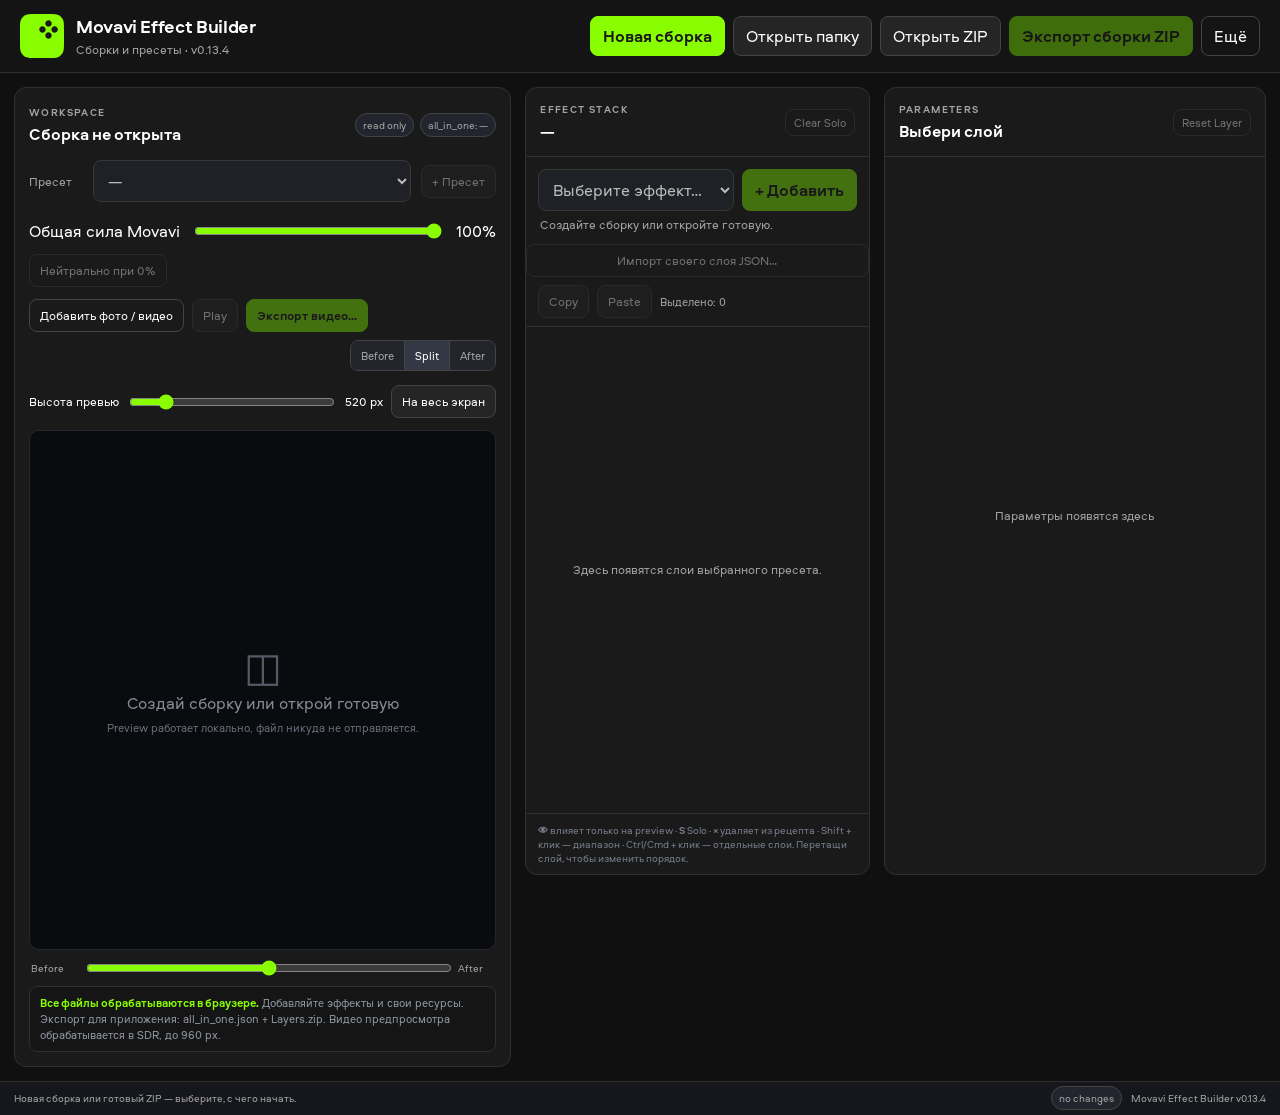
<file: index.html>
<!doctype html>
<html lang="ru">
<head>
  <meta charset="utf-8" />
  <meta name="viewport" content="width=device-width, initial-scale=1" />
  <title>Movavi Effect Builder v0.13.4</title>
  <link rel="stylesheet" href="styles.css" />
  <link rel="icon" type="image/svg+xml" href="assets/brand/movavi-mobile.svg" />
</head>
<body>
  <header class="topbar">
    <div class="brand">
      <div class="brand-mark"><img src="assets/brand/movavi-mobile.svg" width="232" height="232" alt="Movavi Mobile"></div>
      <div>
        <div class="brand-title">Movavi Effect Builder</div>
        <div class="brand-sub">Сборки и пресеты · v0.13.4</div>
      </div>
    </div>
    <div class="toolbar">
      <button id="newCollectionBtn" class="btn primary">Новая сборка</button>
      <button id="openWorkspaceBtn" class="btn">Открыть папку</button>
      <button id="openZipBtn" class="btn">Открыть ZIP</button><input id="openZipInput" type="file" accept=".zip" hidden>
      <button id="exportGroupBtn" class="btn primary" disabled>Экспорт сборки ZIP</button>
      <details class="toolbar-menu"><summary class="btn ghost">Ещё</summary><div class="toolbar-menu-content">
      <button id="openBundledBtn" class="btn ghost">Открыть пример Dreamy ×10</button>
      <label class="btn ghost fallback-file-label" title="Если системный выбор папки не работает">
        Выбрать папку (fallback)
        <input id="fallbackFolderInput" type="file" webkitdirectory multiple hidden />
      </label>
      <button id="saveBtn" class="btn" disabled>Сохранить JSON</button>
      <button id="exportFolderBtn" class="btn">Папка для ZIP</button>
      <button id="exportBtn" class="btn" disabled>ZIP выбранного пресета</button>
      </div></details>
      <button id="demoBtn" hidden>Внутренний тест</button><button id="openPosterizeBtn" hidden>Внутренний тест Posterize Time</button>
    </div>
  </header>
  <div id="updateNotice" class="update-notice" hidden><span>Доступна новая версия билдера. Сначала экспортируйте текущую сборку.</span><button id="reloadAppBtn" class="btn small">Обновить страницу</button></div>

  <main class="app-shell">
    <section class="workspace-panel panel">
      <div class="panel-head workspace-head">
        <div>
          <div class="eyebrow">WORKSPACE</div>
          <div id="workspaceName" class="panel-title">Сборка не открыта</div>
        </div>
        <div class="status-row">
          <span id="writeStatus" class="badge muted">read only</span>
          <span id="manifestStatus" class="badge muted">all_in_one: —</span>
        </div>
      </div>

      <div class="preset-row">
        <label for="presetSelect">Пресет</label>
        <select id="presetSelect" disabled><option>—</option></select>
        <button id="newPresetBtn" class="btn small" disabled title="Создать пустой пресет со следующим номером">+ Пресет</button>
      </div>

      <div class="master-control">
        <label for="masterIntensity">Общая сила Movavi</label>
        <input id="masterIntensity" type="range" min="0" max="100" step="1" value="100">
        <output id="masterIntensityValue">100%</output>
        <button id="neutralAtZeroBtn" class="btn small ghost" disabled title="Выставить нейтральные значения при 0% для связанных параметров текущего пресета">Нейтрально при 0%</button>
      </div>
      <div class="preview-toolbar">
        <label class="btn small ghost">
          Добавить фото / видео
          <input id="mediaInput" type="file" accept="image/*,video/*" multiple hidden />
        </label>
        <button id="playPauseBtn" class="btn small" disabled>Play</button>
        <button id="exportVideoBtn" class="btn small primary" disabled title="Скачать выбранное видео с текущим пресетом">Экспорт видео…</button>
        <div class="compare-tabs" role="group" aria-label="Сравнение">
          <button class="compare-tab" data-mode="before">Before</button>
          <button class="compare-tab active" data-mode="split">Split</button>
          <button class="compare-tab" data-mode="after">After</button>
        </div>
      </div>

      <div id="mediaLibraryBar" class="media-library" hidden>
        <label for="mediaSelect">Тестовые файлы</label>
        <button id="previousMediaBtn" class="btn small" title="Предыдущий файл" aria-label="Предыдущий файл" disabled>←</button>
        <select id="mediaSelect" aria-label="Выбрать тестовое видео или фото"></select>
        <button id="nextMediaBtn" class="btn small" title="Следующий файл" aria-label="Следующий файл" disabled>→</button>
        <output id="mediaPosition" aria-live="polite"></output>
      </div>

      <div class="preview-size-controls">
        <label for="previewSize">Высота превью</label>
        <input id="previewSize" type="range" min="400" max="1200" step="20" value="520">
        <output id="previewSizeValue">520 px</output>
        <button id="fullscreenBtn" class="btn small">На весь экран</button>
      </div>
      <div id="previewStage" class="preview-stage empty">
        <canvas id="beforeCanvas"></canvas>
        <canvas id="afterCanvas"></canvas>
        <div id="splitLine" class="split-line"><span></span></div>
        <div id="emptyPreview" class="empty-preview">
          <div class="empty-icon">◫</div>
          <div>Создай сборку или открой готовую</div>
          <small>Preview работает локально, файл никуда не отправляется.</small>
        </div>
      </div>
      <div class="split-control">
        <span>Before</span>
        <input id="splitRange" type="range" min="0" max="100" value="50" />
        <span>After</span>
      </div>

      <div id="renderErrors" role="alert"></div>
      <div class="preview-note">
        <strong>Все файлы обрабатываются в браузере.</strong>
        Добавляйте эффекты и свои ресурсы. Экспорт для приложения: all_in_one.json + Layers.zip. Видео предпросмотра обрабатывается в SDR, до 960 px.
      </div>
    </section>

    <aside class="stack-panel panel">
      <div class="panel-head">
        <div>
          <div class="eyebrow">EFFECT STACK</div>
          <div id="activePresetName" class="panel-title">—</div>
        </div>
        <button id="clearSoloBtn" class="btn tiny ghost" disabled>Clear Solo</button>
      </div>
      <div class="catalog-row"><label class="sr-only" for="effectCatalog">Каталог эффектов</label><select id="effectCatalog" disabled><option value="">Выберите эффект…</option></select><button id="addEffectBtn" class="btn primary" disabled>+ Добавить</button></div>
      <div id="catalogHint" class="catalog-hint">Создайте сборку или откройте готовую.</div>
      <button id="importLayerBtn" class="btn small ghost" disabled>Импорт своего слоя JSON…</button><input id="importLayerInput" type="file" accept=".json,.cube,.mp4,.mov,.ps,.vs,.metal,.fs,.glsl" multiple hidden>
      <button id="addSharpenBtn" hidden disabled>Добавить Sharpen</button>
      <input id="catalogAssetInput" type="file" hidden>
      <button id="undoRemoveLayerBtn" class="btn ghost" hidden>↶ Вернуть слой</button>
      <div class="layer-clipboard"><button id="copyLayersBtn" class="btn small" disabled>Copy</button><button id="pasteLayersBtn" class="btn small" disabled>Paste</button><span id="layerSelectionStatus" role="status">Выделено: 0</span></div>
      <div id="effectStack" class="effect-stack empty-stack">
        <div class="empty-stack-message">Здесь появятся слои выбранного пресета.</div>
      </div>
      <div class="stack-help">
        <b>👁</b> влияет только на preview · <b>S</b> Solo · <b>×</b> удаляет из рецепта · Shift + клик — диапазон · Ctrl/Cmd + клик — отдельные слои. Перетащи слой, чтобы изменить порядок.
      </div>
    </aside>

    <section class="parameters-panel panel">
      <div class="panel-head params-head">
        <div>
          <div class="eyebrow">PARAMETERS</div>
          <div id="selectedEffectTitle" class="panel-title">Выбери слой</div>
        </div>
        <div class="param-actions">
          <button id="resetEffectBtn" class="btn tiny ghost" disabled title="Вернуть стандартные настройки эффекта">Reset Layer</button>
        </div>
      </div>
      <div id="warningsBox" class="warnings hidden"></div>
      <div id="parameterEditor" class="parameter-editor empty-params">
        <div>Параметры появятся здесь</div>
      </div>
    </section>
  </main>

  <footer class="footerbar">
    <div id="footerStatus">Новая сборка или готовый ZIP — выберите, с чего начать.</div>
    <div class="footer-right">
      <span id="dirtyStatus" class="badge muted">no changes</span>
      <span class="version">Movavi Effect Builder v0.13.4</span>
    </div>
  </footer>

  <video id="sourceVideo" muted playsinline loop hidden></video>
  <video id="noiseVideo" muted playsinline loop hidden></video>
  <canvas id="workA" hidden></canvas>
  <canvas id="workB" hidden></canvas>
  <canvas id="workC" hidden></canvas>
  <script src="movavi-render.js"></script>
  <script src="bloom-rework.js"></script>
  <script src="sharpen.js"></script>
  <script src="sharpen-assets.js"></script>
  <script src="video-export.js"></script>
  <script src="bloom-contract.js"></script>
  <script src="mobile-package.js"></script>
  <script src="adjust-mobile.js"></script>
  <script src="posterize-time.js"></script>
  <script src="effect-catalog.js"></script>
  <script src="extra-effects.js"></script>
  <script src="app.js"></script>
</body>
</html>
</file>
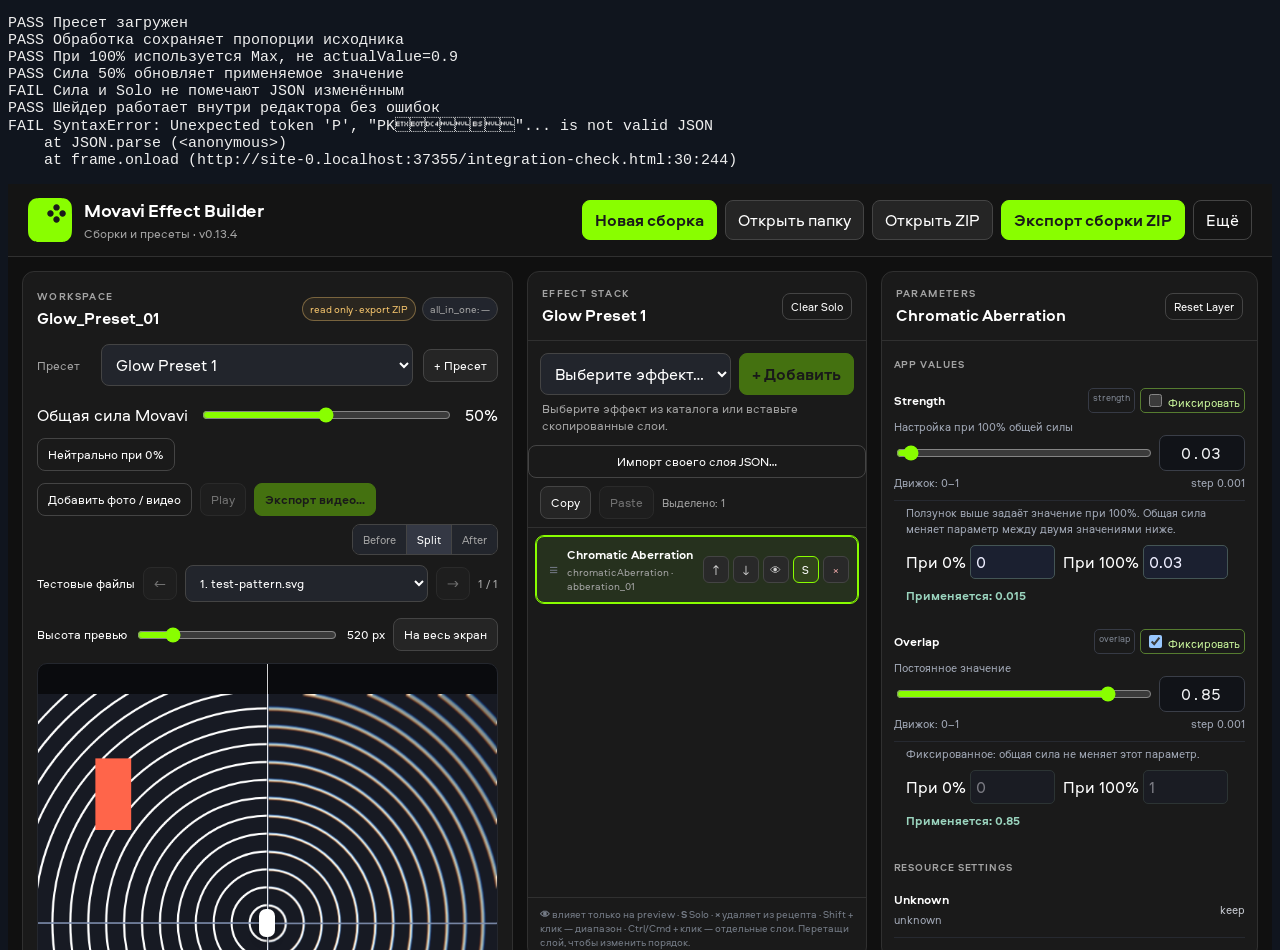
<file: integration-check.html>
<!doctype html><meta charset="utf-8"><title>Проверка интерфейса v0.3</title><style>body{font:15px system-ui;background:#10151e;color:#eee}iframe{width:100%;height:800px;border:0}pre{white-space:pre-wrap}</style><pre id="result">Проверка…</pre><iframe src="index.html?empty"></iframe><script>
const frame=document.querySelector('iframe');
frame.onload=async()=>{
 const logs=[]; const say=(ok,t)=>{logs.push((ok?'PASS ':'FAIL ')+t);document.querySelector('#result').textContent=logs.join('\n');};
 const w=frame.contentWindow,d=w.document;
 const tick=()=>new Promise(r=>setTimeout(r,120));
 try{
 const recipe={effects:[{effectName:'abberation_01',effectType:'chromaticAberration'}],keep:'untouched'};
 const config={strength:{intensityMin:0,intensityMax:.03,hardCoded:false,actualValue:.9},overlap:{intensityMin:0,intensityMax:1,hardCoded:true,actualValue:.85},unknown:'keep'};
 const files=new w.DataTransfer();
 for(const [name,obj] of [['Glow_Preset_01.json',recipe],['resources/abberation_01.json',config]]){
   const f=new w.File([JSON.stringify(obj)],name.split('/').pop(),{type:'application/json'});Object.defineProperty(f,'webkitRelativePath',{value:'Glow_Preset_01/'+name});files.items.add(f);
 }
 const fi=d.querySelector('#fallbackFolderInput');fi.files=files.files;fi.dispatchEvent(new w.Event('change',{bubbles:true}));await tick();
 say(d.querySelector('#activePresetName').textContent==='Glow Preset 1','Пресет загружен');
 const img=await (await fetch('test-pattern.svg')).blob();const images=new w.DataTransfer();images.items.add(new w.File([img],'test-pattern.svg',{type:'image/svg+xml'}));
 const mi=d.querySelector('#mediaInput');mi.files=images.files;mi.dispatchEvent(new w.Event('change',{bubbles:true}));await tick();await tick();
 say(d.querySelector('#beforeCanvas').width===640 && d.querySelector('#beforeCanvas').height===640,'Обработка сохраняет пропорции исходника');
 say(d.querySelector('.effective-value').textContent==='Применяется: 0.03','При 100% используется Max, не actualValue=0.9');
 const power=d.querySelector('#masterIntensity');power.value=50;power.dispatchEvent(new w.Event('input',{bubbles:true}));await tick();
 say(d.querySelector('.effective-value').textContent==='Применяется: 0.015','Сила 50% обновляет применяемое значение');
 d.querySelector('.solo').click();await tick();
 say(d.querySelector('#dirtyStatus').textContent==='no changes','Сила и Solo не помечают JSON изменённым');
 say(d.querySelector('#renderErrors').textContent==='','Шейдер работает внутри редактора без ошибок');
 let exported;
 const create=w.URL.createObjectURL.bind(w.URL);w.URL.createObjectURL=b=>{if(b.type==='application/zip')exported=b;return create(b);};
 w.HTMLAnchorElement.prototype.click=function(){};
 d.querySelector('#exportBtn').click();await tick();
 const bytes=new Uint8Array(await exported.arrayBuffer()),dv=new DataView(bytes.buffer),objects={};let off=0;
 while(dv.getUint32(off,true)===0x04034b50){const len=dv.getUint32(off+18,true),nl=dv.getUint16(off+26,true),ex=dv.getUint16(off+28,true);const name=new TextDecoder().decode(bytes.slice(off+30,off+30+nl)),start=off+30+nl+ex;objects[name]=JSON.parse(new TextDecoder().decode(bytes.slice(start,start+len)));off=start+len;}
 say(JSON.stringify(objects['Glow_Preset_01/resources/abberation_01.json'])===JSON.stringify(config),'Экспорт после просмотра сохраняет исходные значения и неизвестные поля');
 say(JSON.stringify(objects['Glow_Preset_01/Glow_Preset_01.json'])===JSON.stringify(recipe),'Solo не изменяет рецепт в ZIP');
 const max=d.querySelector('[data-field="intensityMax"]');max.value=.18;max.dispatchEvent(new w.Event('input',{bubbles:true}));await tick();
 say(d.querySelector('.effective-value').textContent==='Применяется: 0.09','Правка Max реально управляет силой в preview');
 say(d.querySelector('#dirtyStatus').textContent==='1 changed JSON','Правка Max отмечает ровно один файл');
 const hc=d.querySelector('.nested-hardcoded');hc.click();await tick();
 say(d.querySelector('.effective-value').textContent==='Применяется: 0.09','HC фиксирует текущее применяемое значение');
 d.querySelector('#resetEffectBtn').click();power.value=100;power.dispatchEvent(new w.Event('input',{bubbles:true}));await tick();
 say(d.querySelector('#previewStage').getBoundingClientRect().height===800,'Крупное превью: 800 px');
 const size=d.querySelector('#previewSize');size.value=1000;size.dispatchEvent(new w.Event('input',{bubbles:true}));
 say(d.querySelector('#previewStage').getBoundingClientRect().height===1000,'Размер превью регулируется');
 const noise={actualValue:.17,intensityMin:0,intensityMax:.17,hardCoded:true,filename:'noise.mp4',blendMode:'screen'};
 const nf=new w.DataTransfer();
 for(const [name,obj] of [['Glow_Preset_02.json',{effects:[{effectName:'noise_02',effectType:'overlay'}]}],['resources/noise_02.json',noise]]) {
  const f=new w.File([JSON.stringify(obj)],name.split('/').pop(),{type:'application/json'});Object.defineProperty(f,'webkitRelativePath',{value:'Glow_Preset_02/'+name});nf.items.add(f);
 }
 fi.files=nf.files;fi.dispatchEvent(new w.Event('change',{bubbles:true}));await tick();
 const ns=d.querySelector('.param-slider');say(ns.min==='0' && ns.max==='1','Noise .17 имеет шкалу 0 … 1');
 ns.value=1;ns.dispatchEvent(new w.Event('input',{bubbles:true}));await tick();
 say(d.querySelector('.effective-value').textContent==='Применяется: 1','Noise можно увеличить до 1');
 const end=!logs.some(s=>s.startsWith('FAIL'));say(end,'Проверка завершена');document.title=end?'PASS — Интерфейс':'FAIL — Интерфейс';
 }catch(e){say(false,e.stack);}
};
</script>
</file>
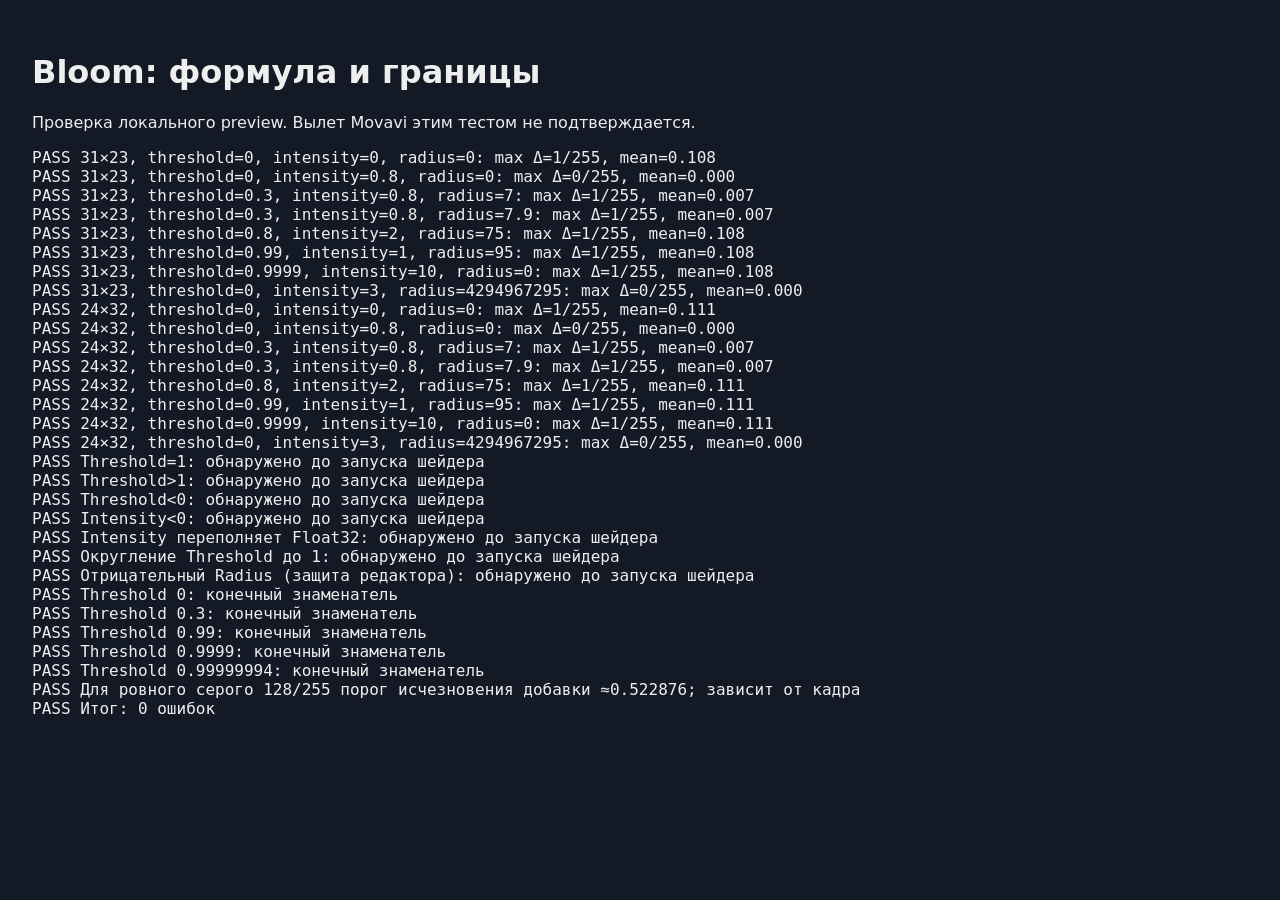
<file: verify-bloom.html>
<!doctype html><meta charset="utf-8"><title>Проверка Bloom</title><style>body{background:#131925;color:#eee;font:16px system-ui;padding:24px}pre{white-space:pre-wrap}</style><h1>Bloom: формула и границы</h1><p>Проверка локального preview. Вылет Movavi этим тестом не подтверждается.</p><pre id="log">Проверка…</pre><script src="movavi-render.js"></script><script>
(()=>{
let fails=0;const logs=[];function check(ok,t){logs.push((ok?'PASS ':'FAIL ')+t);if(!ok)fails++;document.querySelector('#log').textContent=logs.join('\n');}
const cfg=(t,i,r)=>({threshold:{actualValue:t},intensity:{actualValue:i},radius:{actualValue:r}});
function sample(data,w,h,u,v,c){let xx=u*w-.5,yy=v*h-.5,x=Math.floor(xx),y=Math.floor(yy),fx=xx-x,fy=yy-y;const at=(a,b)=>data[(Math.max(0,Math.min(h-1,b))*w+Math.max(0,Math.min(w-1,a)))*4+c]/255;return (at(x,y)*(1-fx)+at(x+1,y)*fx)*(1-fy)+(at(x,y+1)*(1-fx)+at(x+1,y+1)*fx)*fy;}
function reference(data,w,h,t,intensity,r){const out=new Uint8ClampedArray(data.length);t=Math.fround(t);intensity=Math.fround(intensity);r=Math.trunc(r);for(let y=0;y<h;y++)for(let x=0;x<w;x++)for(let c=0;c<4;c++){
 const u=x/w,v=y/h,color=sample(data,w,h,u,v,c);let blurred=color;
 for(let i=1;i<=6;i++)for(const [a,b] of [[1,1],[-1,1],[1,-1],[-1,-1]])blurred+=sample(data,w,h,u+a*r/w/i,v+b*r/h/i,c);
 blurred/=24;const hi=Math.min(1,Math.max(0,blurred-t))/(1-t);out[(y*w+x)*4+c]=(1-(1-color)*(1-hi*intensity))*255;
}return out;}
try{
for(const [w,h] of [[31,23],[24,32]]){
 const input=document.createElement('canvas');input.width=w;input.height=h;const ctx=input.getContext('2d'),im=ctx.createImageData(w,h);
 for(let y=0;y<h;y++)for(let x=0;x<w;x++){const k=(y*w+x)*4;im.data[k]=(x*23+y*7)%256;im.data[k+1]=(x*3+y*19)%256;im.data[k+2]=((x^y)*29)%256;im.data[k+3]=255;}ctx.putImageData(im,0,0);
 for(const [t,i,r] of [[0,0,0],[0,.8,0],[.3,.8,7],[.3,.8,7.9],[.8,2,75],[.99,1,95],[.9999,10,0],[0,3,4294967295]]){
 const out=document.createElement('canvas');out.width=w;out.height=h;MovaviRender.bloom(input,out,cfg(t,i,r));const actual=out.getContext('2d').getImageData(0,0,w,h).data,expected=reference(im.data,w,h,t,i,r);let max=0,total=0;for(let j=0;j<actual.length;j++){const d=Math.abs(actual[j]-expected[j]);max=Math.max(max,d);total+=d;}check(max<=2,`${w}×${h}, threshold=${t}, intensity=${i}, radius=${r}: max Δ=${max}/255, mean=${(total/actual.length).toFixed(3)}`);
 }
}
for(const [t,i,r,name] of [[1,1,10,'Threshold=1'],[1.01,1,10,'Threshold>1'],[-.01,1,10,'Threshold<0'],[.3,-1,10,'Intensity<0'],[.3,1e39,10,'Intensity переполняет Float32'],[.99999999,1,10,'Округление Threshold до 1'],[.3,1,-1,'Отрицательный Radius (защита редактора)']])check(MovaviRender.bloomDiagnostics(cfg(t,i,r)).errors.length>0,`${name}: обнаружено до запуска шейдера`);
for(const t of [0,.3,.99,.9999,.99999994])check(MovaviRender.bloomDiagnostics(cfg(t,1,75)).errors.length===0,`Threshold ${t}: конечный знаменатель`);
// Analytical extinction check on a uniform 128/255 image: 25 samples divided by 24.
const boundary=128/255*25/24;check(boundary>.5228&&boundary<.5229,`Для ровного серого 128/255 порог исчезновения добавки ≈${boundary.toFixed(6)}; зависит от кадра`);
}catch(e){check(false,e.stack);}
check(fails===0,`Итог: ${fails} ошибок`);document.title=fails?'FAIL — Bloom':'PASS — Bloom';
})();
</script>
</file>
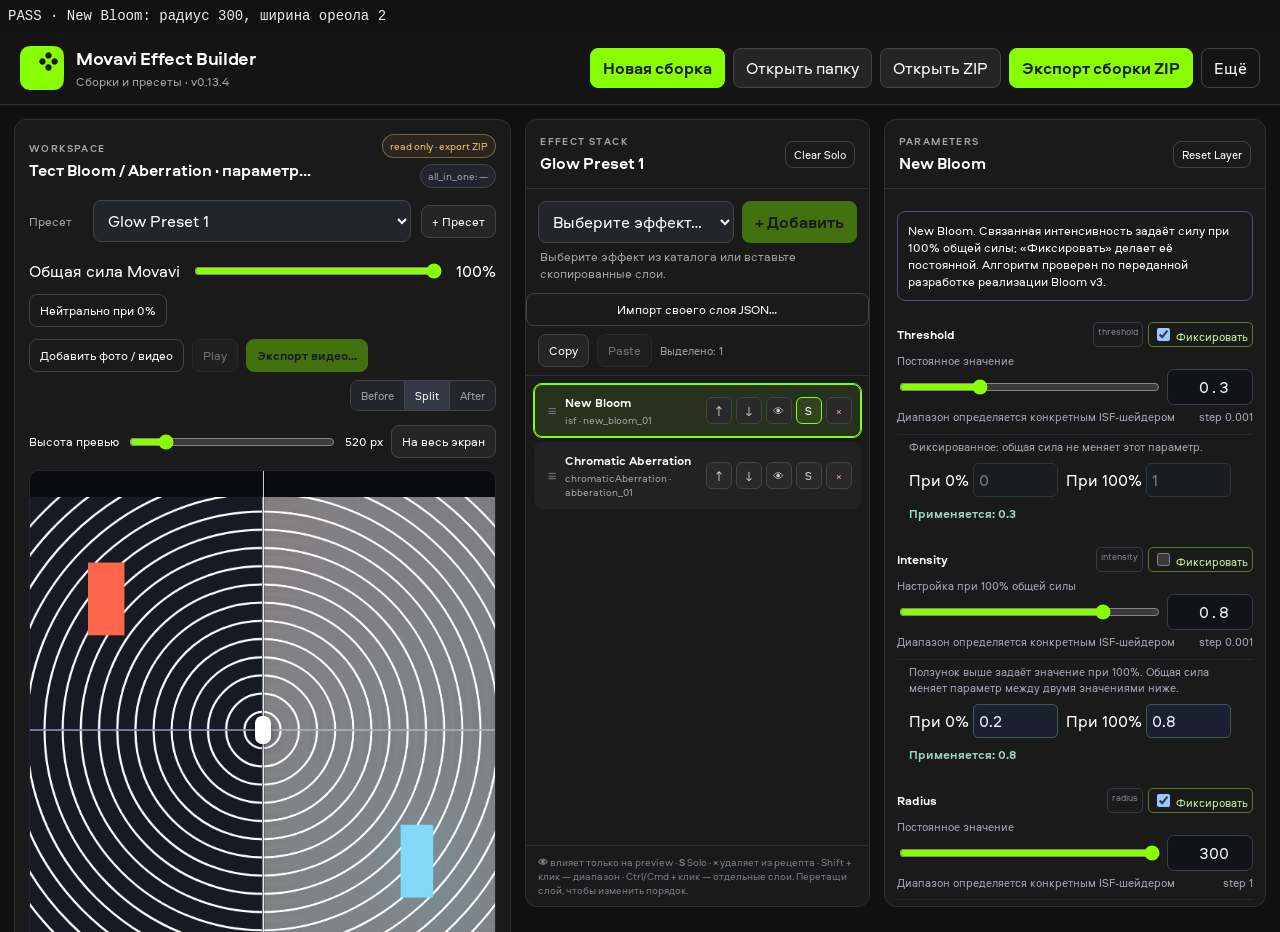
<file: verify-radius.html>
<!doctype html><meta charset="utf-8"><title>Проверка расширенного Bloom</title>
<style>html,body{margin:0;background:#111;color:#eee;font:14px system-ui}#result{padding:8px;margin:0}iframe{display:block;width:100%;height:900px;border:0}</style>
<pre id="result">Проверка…</pre><iframe src="index.html?empty"></iframe><script>
const frame=document.querySelector('iframe');frame.onload=async()=>{
 const w=frame.contentWindow,d=w.document,result=document.querySelector('#result');
 const wait=ms=>new Promise(resolve=>setTimeout(resolve,ms));
 try{
  d.querySelector('#demoBtn').click();await wait(500);
  const set=(name,value)=>{const el=d.querySelector(`[data-parameter-name="${name}"] .param-slider`);el.value=value;el.dispatchEvent(new w.Event('input',{bubbles:true}));return el;};
  const radius=set('radius',300),scatter=set('scatter',2);await wait(700);
  const ok=radius.max==='300'&&scatter.max==='2'&&radius.value==='300'&&scatter.value==='2'&&!d.querySelector('#renderErrors').textContent;
  result.textContent=ok?'PASS · New Bloom: радиус 300, ширина ореола 2':'FAIL · '+d.querySelector('#renderErrors').textContent;
  document.title=ok?'PASS Extended Bloom':'FAIL Extended Bloom';
 }catch(error){result.textContent='FAIL · '+error;document.title='FAIL Extended Bloom';}
};
</script>
</file>
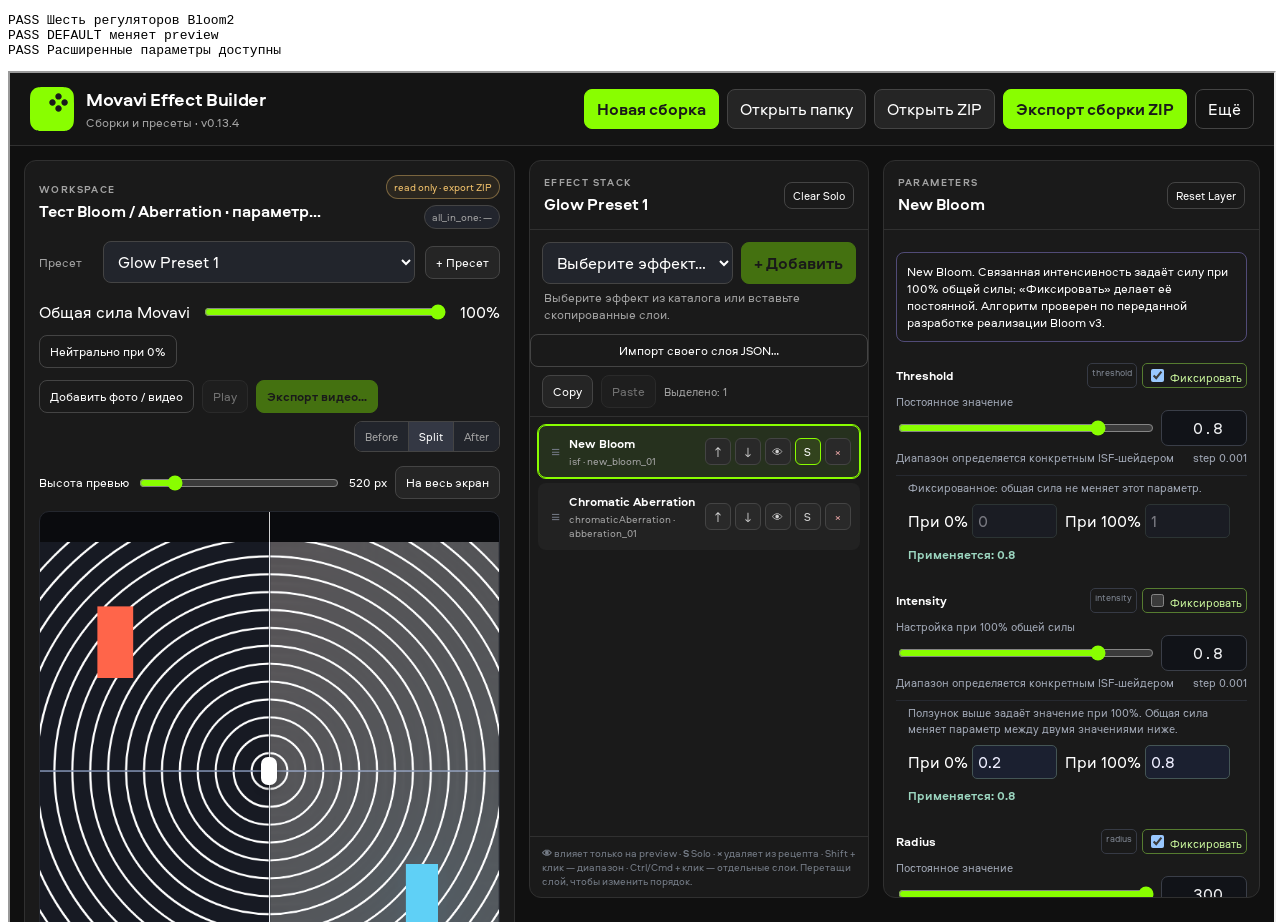
<file: verify-rework-ui.html>
<!doctype html><meta charset="utf-8"><title>Bloom2 UI checks</title><pre id="result">Проверка…</pre><iframe src="index.html?empty" style="width:100%;height:850px"></iframe><script>
const frame=document.querySelector('iframe');frame.onload=async()=>{
const w=frame.contentWindow,d=w.document,logs=[];const tick=()=>new Promise(r=>setTimeout(r,200));
const say=(ok,s)=>{logs.push((ok?'PASS ':'FAIL ')+s);document.querySelector('#result').textContent=logs.join('\n');};
const field=name=>d.querySelector(`[data-parameter-name="${name}"] .param-number`);
const edit=async(name,value)=>{field(name).value=value;field(name).dispatchEvent(new w.Event('input'));await tick();};
const pixels=()=>{const c=d.querySelector('#afterCanvas');return c.getContext('2d').getImageData(0,0,c.width,c.height).data;};
try{
 d.querySelector('#demoBtn').click();for(let i=0;i<40&&!field('threshold');i++)await tick();await tick();await tick();
 say(d.querySelectorAll('.param-row[data-parameter-name]').length===6,'Шесть регуляторов Bloom2');
 const before=pixels();await edit('threshold',.8);const after=pixels();say(before.some((v,i)=>v!==after[i]),'DEFAULT меняет preview');
 await edit('radius',300);await edit('scatter',2);say(field('radius').value==='300'&&field('scatter').value==='2','Расширенные параметры доступны');
 let zip;const original=w.URL.createObjectURL.bind(w.URL);w.URL.createObjectURL=b=>{if(b.type==='application/zip')zip=b;return original(b);};w.HTMLAnchorElement.prototype.click=function(){};
 d.querySelector('#exportBtn').click();for(let i=0;i<40&&!zip;i++)await tick();
 const files=await w.MobilePackage.unzip(zip),json=name=>JSON.parse(new TextDecoder().decode(files.find(e=>e.name.endsWith(name)).bytes));
 const recipe=json('Glow_Preset_01.json'),cfg=json('new_bloom_01.json');
 say(recipe.effects[0].effectType==='isf'&&recipe.effects[0].effectName==='new_bloom_01','Рецепт использует ISF Bloom2');
 say(cfg.shaderPath==='v1/Bloom2/Bloom2'&&cfg.shaderConfig.PASSES.length===16&&!cfg.threshold,'Полный контракт без плоских параметров');
 say(cfg.shaderConfig.INPUTS.find(p=>p.NAME==='radius').DEFAULT===300,'UI сохраняет DEFAULT в ZIP');
 d.querySelector('#resetEffectBtn').click();await tick();say(field('threshold').value==='0.3','Reset восстанавливает импортированное значение');
 say(d.querySelector('#renderErrors').textContent==='','Preview без ошибок');
 document.title=logs.some(s=>s.startsWith('FAIL'))?'FAIL Bloom2 UI':'PASS Bloom2 UI';
}catch(e){say(false,e.stack);document.title='FAIL Bloom2 UI';}
};
</script>
</file>
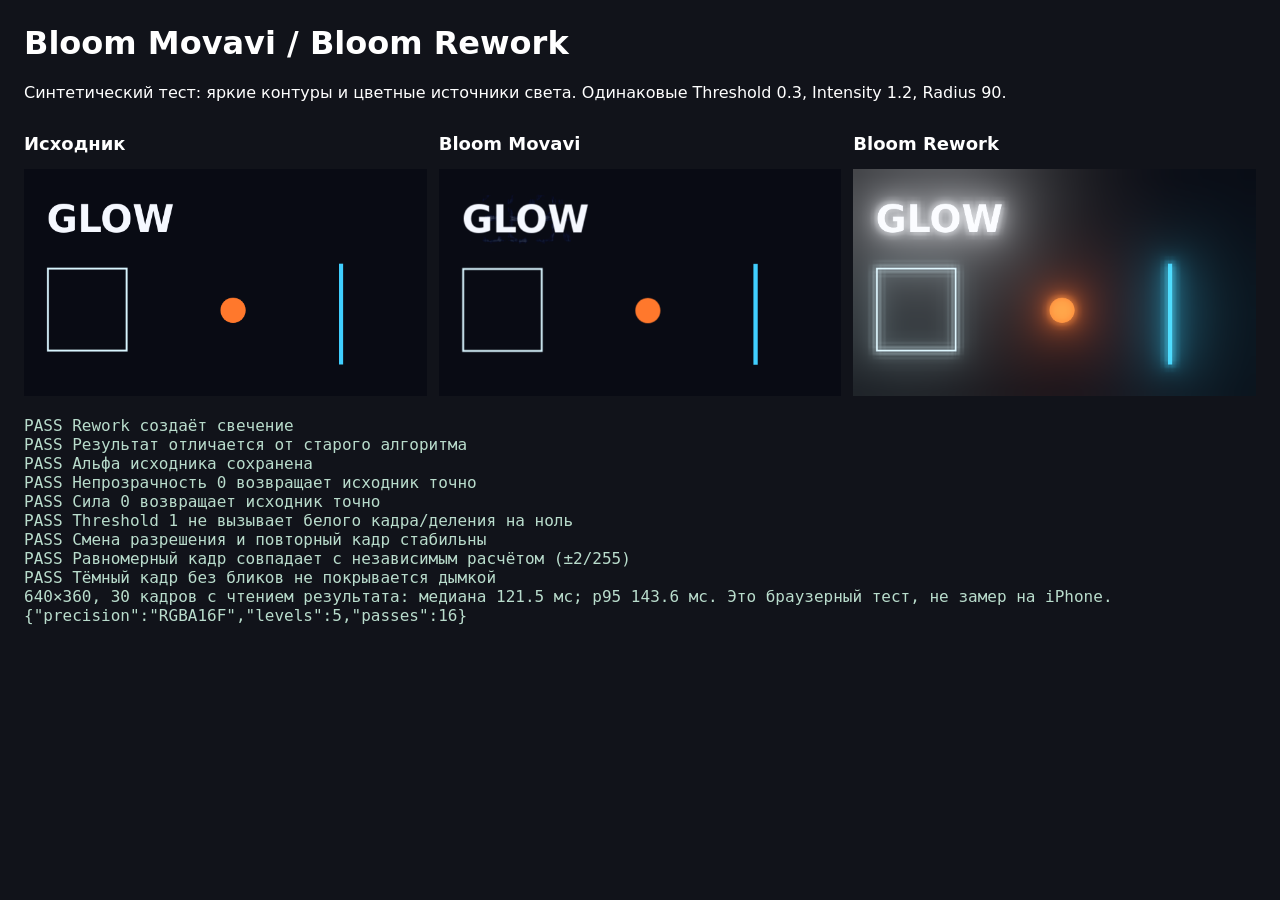
<file: verify-rework.html>
<!doctype html><meta charset="utf-8"><title>Bloom Rework — сравнение</title><style>body{background:#11131a;color:white;font:16px system-ui;margin:24px}.grid{display:grid;grid-template-columns:repeat(3,1fr);gap:12px}canvas{width:100%;background:#000}pre{white-space:pre-wrap;color:#b9dccc}h2{font-size:18px}</style><h1>Bloom Movavi / Bloom Rework</h1><p>Синтетический тест: яркие контуры и цветные источники света. Одинаковые Threshold 0.3, Intensity 1.2, Radius 90.</p><div class="grid"><div><h2>Исходник</h2><canvas id="source" width="640" height="360"></canvas></div><div><h2>Bloom Movavi</h2><canvas id="old" width="640" height="360"></canvas></div><div><h2>Bloom Rework</h2><canvas id="new" width="640" height="360"></canvas></div></div><pre id="results">Проверка…</pre><script src="movavi-render.js"></script><script src="bloom-rework.js"></script><script>
const src=document.querySelector('#source'),old=document.querySelector('#old'),out=document.querySelector('#new'),ctx=src.getContext('2d');
ctx.fillStyle='#090b14';ctx.fillRect(0,0,640,360);ctx.fillStyle='#f5f8ff';ctx.font='bold 60px system-ui';ctx.fillText('GLOW',36,100);ctx.strokeStyle='#d9f6ff';ctx.lineWidth=3;ctx.strokeRect(38,158,125,130);ctx.fillStyle='#ff782c';ctx.beginPath();ctx.arc(332,224,20,0,Math.PI*2);ctx.fill();ctx.fillStyle='#40cfff';ctx.fillRect(500,150,7,160);
const config={threshold:{actualValue:.3},intensity:{actualValue:1.2},radius:{actualValue:90}},options={knee:.5,scatter:.65,opacity:1};
const logs=[],say=(ok,s)=>logs.push((ok?'PASS ':'FAIL ')+s),pixels=c=>c.getContext('2d').getImageData(0,0,c.width,c.height).data;
try{
MovaviRender.bloom(src,old,config);BloomRework.render(src,out,config,options);const base=pixels(src),rework=pixels(out),native=pixels(old);
say(rework.some((v,i)=>v!==base[i]),'Rework создаёт свечение');say(rework.some((v,i)=>v!==native[i]),'Результат отличается от старого алгоритма');say(rework.every((v,i)=>i%4!==3 || v===base[i]),'Альфа исходника сохранена');
BloomRework.render(src,out,config,{...options,opacity:0});say(pixels(out).every((v,i)=>v===base[i]),'Непрозрачность 0 возвращает исходник точно');
BloomRework.render(src,out,{...config,intensity:{actualValue:0}},options);say(pixels(out).every((v,i)=>v===base[i]),'Сила 0 возвращает исходник точно');
BloomRework.render(src,out,{...config,threshold:{actualValue:1}},options);say(!pixels(out).every((v,i)=>i%4===3||v===255),'Threshold 1 не вызывает белого кадра/деления на ноль');
const small=document.createElement('canvas'),dest=document.createElement('canvas');small.width=dest.width=37;small.height=dest.height=19;small.getContext('2d').fillStyle='red';small.getContext('2d').fillRect(0,0,37,19);BloomRework.render(small,dest,config,options);BloomRework.render(src,out,config,options);say(pixels(out).every((v,i)=>v===rework[i]),'Смена разрешения и повторный кадр стабильны');
// Uniform image reference: blur preserves constants; independent scalar pipeline.
const u=document.createElement('canvas'),v=document.createElement('canvas');u.width=v.width=64;u.height=v.height=64;u.getContext('2d').fillStyle='rgb(160,160,160)';u.getContext('2d').fillRect(0,0,64,64);BloomRework.render(u,v,config,options);
const lin=x=>x<=.04045?x/12.92:((x+.055)/1.055)**2.4,enc=x=>x<=.0031308?x*12.92:1.055*x**(1/2.4)-.055;
const b=lin(160/255),t=lin(.3),k=t*.5,s=Math.max(0,Math.min(2*k,b-t+k)),g=Math.max(b-t,s*s/(4*k));const expected=Math.round(255*enc(b+(1-b)*(1-Math.exp(-g*1.2*3))));say(Math.abs(pixels(v)[0]-expected)<=2,'Равномерный кадр совпадает с независимым расчётом (±2/255)');
u.getContext('2d').fillStyle='#090b14';u.getContext('2d').fillRect(0,0,64,64);BloomRework.render(u,v,config,options);say(pixels(v).every((n,i)=>Math.abs(n-pixels(u)[i])<=1),'Тёмный кадр без бликов не покрывается дымкой');
BloomRework.render(src,out,config,options);let times=[];for(let i=0;i<30;i++){const start=performance.now();BloomRework.render(src,out,config,options);pixels(out);times.push(performance.now()-start);}times.sort((a,b)=>a-b);logs.push('640×360, 30 кадров с чтением результата: медиана '+times[15].toFixed(1)+' мс; p95 '+times[28].toFixed(1)+' мс. Это браузерный тест, не замер на iPhone.');logs.push(JSON.stringify(BloomRework.info()));
}catch(e){say(false,e.stack)}document.querySelector('#results').textContent=logs.join('\n');document.title=logs.some(x=>x.startsWith('FAIL'))?'FAIL Rework':'PASS Rework';
</script>
</file>
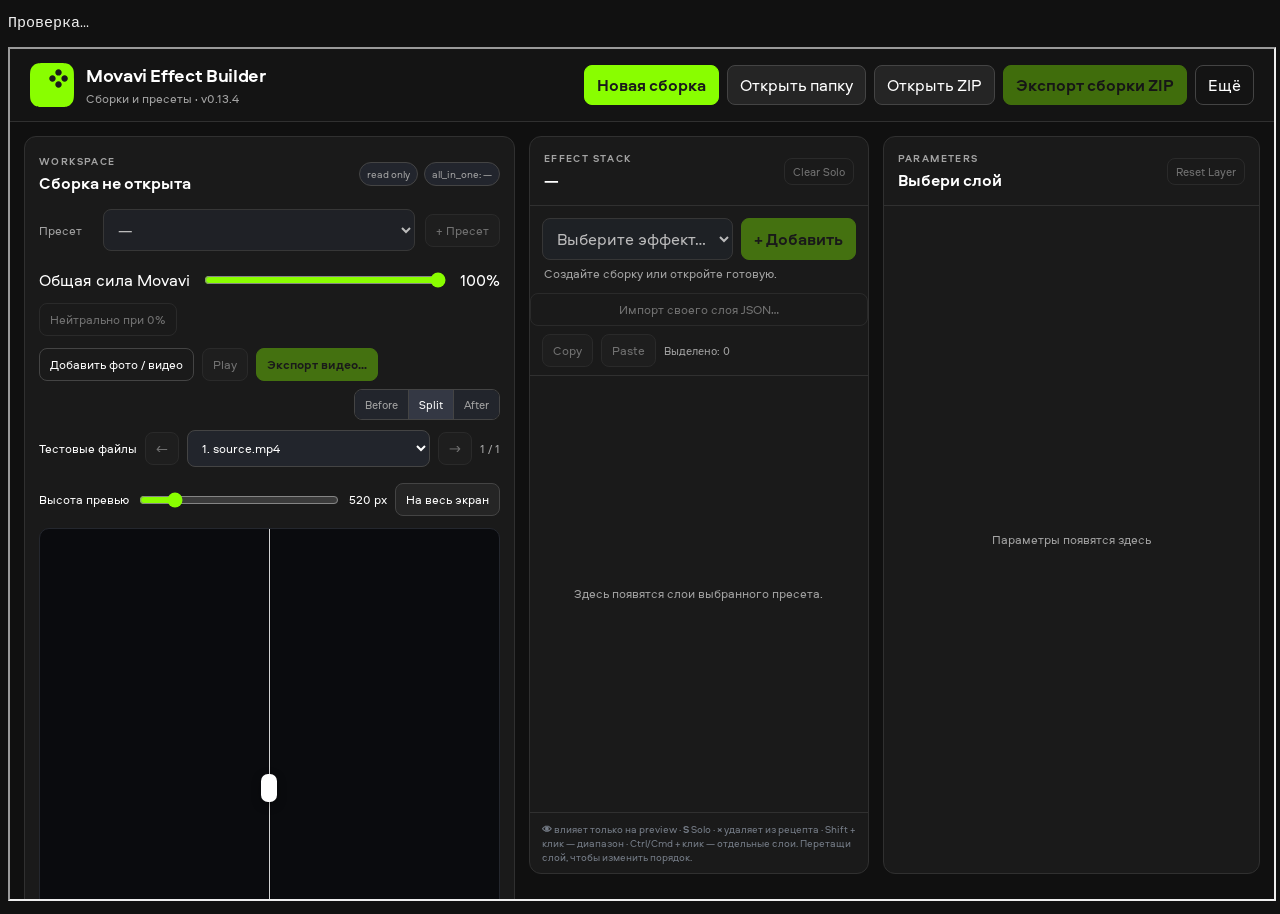
<file: verify-workflow.html>
<!doctype html><meta charset="utf-8"><title>Проверка v0.4</title><style>body{background:#111;color:#eee;font:15px system-ui}iframe{width:100%;height:850px}pre{white-space:pre-wrap}</style><pre id="result">Проверка…</pre><iframe src="index.html?empty"></iframe><script>
const frame=document.querySelector('iframe');frame.onload=async()=>{
 const w=frame.contentWindow,d=w.document,logs=[];let alerts=[],zip;
 const say=(ok,t)=>{logs.push((ok?'PASS ':'FAIL ')+t);document.querySelector('#result').textContent=logs.join('\n');};
 const tick=()=>new Promise(r=>setTimeout(r,150));
 const until=async(fn)=>{for(let i=0;i<80;i++){if(fn())return;await tick();}throw Error('Ожидание: '+fn);};
 const input=(selector,files)=>{const data=new w.DataTransfer();for(const f of files)data.items.add(f);const el=d.querySelector(selector);el.files=data.files;el.dispatchEvent(new w.Event('change',{bubbles:true}));};
 const file=(name,data,type='application/json',relative=true)=>{const f=new w.File([typeof data==='object' && !(data instanceof Blob)?JSON.stringify(data):data],name.split('/').pop(),{type});if(relative)Object.defineProperty(f,'webkitRelativePath',{value:'Glow_Preset_01/'+name});return f;};
 const change=(el,value)=>{el.value=value;el.dispatchEvent(new w.Event('input',{bubbles:true}));};
 const unzip=async(blob)=>{const bytes=new Uint8Array(await blob.arrayBuffer()),dv=new DataView(bytes.buffer),out={};let off=0;while(dv.getUint32(off,true)===0x04034b50){const len=dv.getUint32(off+18,true),nl=dv.getUint16(off+26,true),ex=dv.getUint16(off+28,true),name=new TextDecoder().decode(bytes.slice(off+30,off+30+nl)),start=off+30+nl+ex;out[name]=bytes.slice(start,start+len);off=start+len;}return out;};
 const exported=async()=>{zip=null;d.querySelector('#exportBtn').click();await until(()=>zip || alerts.length);if(!zip)throw Error(alerts.join('\n'));return unzip(zip);};
 try{
 w.alert=s=>alerts.push(s);const url=w.URL.createObjectURL.bind(w.URL);w.URL.createObjectURL=b=>{if(b.type==='application/zip')zip=b;return url(b);};w.HTMLAnchorElement.prototype.click=function(){};
 const video=await(await fetch('test-assets/Noise_01.mp4')).blob();
 input('#mediaInput',[file('source.mp4',video,'video/mp4',false)]);
 await until(()=>d.querySelector('#sourceVideo').currentTime>.2 && d.querySelector('#playPauseBtn').textContent==='Pause');
 say(Math.max(d.querySelector('#afterCanvas').width,d.querySelector('#afterCanvas').height)===960 && d.querySelector('#afterCanvas').getContext('2d').getImageData(0,0,32,32).data.some(v=>v>0),'Видео автоматически играет и рисуется без сборки');
 const noise={binding:'center',blendMode:'screen',intensityMin:0,intensityMax:.17,actualValue:.17,hardCoded:true,filename:'Noise_01',unknown:'preserve'};
 input('#fallbackFolderInput',[file('Glow_Preset_01.json',{effects:[{effectName:'Noise_01',effectType:'overlay'}]}),file('resources/Noise_01.json',noise),file('resources/Noise_01.mp4',video,'video/mp4')]);
 await until(()=>d.querySelector('#assetStatus')?.textContent.startsWith('Загружен:'));
 say(!d.querySelector('#sourceVideo').paused,'Открытие сборки не останавливает видео');
 input('#mediaInput',[file('test-pattern.svg',await(await fetch('test-pattern.svg')).blob(),'image/svg+xml',false)]);await tick();await tick();
 const pixels=id=>d.querySelector(id).getContext('2d').getImageData(0,0,640,640).data;
 const diff=()=>{const a=pixels('#beforeCanvas'),b=pixels('#afterCanvas');return a.reduce((s,v,i)=>s+Math.abs(v-b[i]),0);};
 say(diff()>0,'Реальный Noise_01.mp4 меняет пиксели preview');
 say(d.querySelector('#renderErrors').textContent==='','Оверлей загружен без ошибки');
 let out=await exported();say(out['Glow_Preset_01/resources/Noise_01.mp4'].length===video.size,'ZIP содержит реальное видео оверлея целиком');
 d.querySelector('.toggle-row input').click();await tick();change(d.querySelector('#masterIntensity'),50);await tick();
 out=await exported();let cfg=JSON.parse(new TextDecoder().decode(out['Glow_Preset_01/resources/Noise_01.json']));
 say(cfg.hardCoded===false && cfg.actualValue===.17 && cfg.unknown==='preserve','Переключение hardCoded записано в production JSON без потери полей');
 say(d.querySelector('.effective-value').textContent==='Применяется: 0.085','Связанный Noise при 50% = 0.085');
 const second={...noise,filename:'Noise_02',actualValue:.4};
 input('#importLayerInput',[file('Noise_02.json',second,'application/json',false),file('Noise_02.mp4',video,'video/mp4',false)]);
 await until(()=>d.querySelector('.layer-import-dialog'));d.querySelector('.layer-import-dialog .confirm').click();await until(()=>d.querySelectorAll('.effect-item').length===2);await until(()=>d.querySelector('#assetStatus')?.textContent.includes('Загружен'));
 say(d.querySelectorAll('.effect-item').length===2,'Импортирован второй Overlay с отдельным ресурсом');
 d.querySelectorAll('.move-up')[1].click();await tick();out=await exported();
 const recipe=JSON.parse(new TextDecoder().decode(out['Glow_Preset_01/Glow_Preset_01.json']));
 say(recipe.effects[0].effectName==='Noise_02' && recipe.effects[1].effectName==='Noise_01','Перестановка записана в рецепт ZIP');
 say(out['Glow_Preset_01/resources/Noise_02.mp4'].length===video.size,'Новый ресурс попал в мобильную структуру ZIP');
 // Real source video, then replace resource while playing, checking load and rendering.
 input('#mediaInput',[file('source.mp4',video,'video/mp4',false)]);await until(()=>d.querySelector('#playPauseBtn').textContent==='Pause');await tick();
 input('.asset-control input',[file('replacement.mp4',video,'video/mp4',false)]);await until(()=>d.querySelector('#assetStatus')?.textContent.includes('Загружен: replacement'));
 say(d.querySelector('#renderErrors').textContent==='','Замена оверлея во время видео воспроизводится без ошибки');
 d.querySelector('#playPauseBtn').click();await tick();out=await exported();cfg=JSON.parse(new TextDecoder().decode(out['Glow_Preset_01/resources/Noise_02.json']));
 say(cfg.filename==='replacement' && out['Glow_Preset_01/resources/replacement.mp4'].length===video.size,'Привязанный файл записан без пути/расширения, ресурс включён в ZIP');
 // Native bound rejection while retaining entered JSON value.
 change(d.querySelector('.param-number'),1.1);await tick();alerts=[];zip=null;d.querySelector('#exportBtn').click();await tick();
 say(!zip && alerts.some(s=>s.includes('0–1')),'Экспорт останавливается при Noise > 1 с объяснением');
 change(d.querySelector('.param-number'),.4);await tick();alerts=[];
 // Direct save with a test in-memory filesystem exercises create of new assets + hardCoded persistence.
 const writes={};const handle=path=>({getFile:async()=>new w.File([writes[path]||''],path.split('/').pop()),createWritable:async()=>({write:async data=>{writes[path]=data},close:async()=>{}})});
 const dir=prefix=>({name:'Test build',kind:'directory',async *entries(){if(!prefix){yield ['Glow_Preset_01',dir('Glow_Preset_01')];}else if(prefix==='Glow_Preset_01'){yield ['Glow_Preset_01.json',{kind:'file',getFile:async()=>file('Glow_Preset_01.json',{effects:[]}),...handle(prefix+'/Glow_Preset_01.json')}];}},getDirectoryHandle:async name=>dir(prefix?prefix+'/'+name:name),getFileHandle:async name=>handle(prefix?prefix+'/'+name:name)});
 writes['Glow_Preset_01/Glow_Preset_01.json']=JSON.stringify({effects:[]});w.showDirectoryPicker=async()=>dir('');d.querySelector('#openWorkspaceBtn').click();await tick();
 input('#importLayerInput',[file('new_noise.json',second,'application/json',false),file('Noise_02.mp4',video,'video/mp4',false)]);await until(()=>d.querySelector('.layer-import-dialog'));d.querySelector('.layer-import-dialog .confirm').click();await until(()=>d.querySelectorAll('.effect-item').length===1);await tick();
 d.querySelector('.toggle-row input').click();await tick();d.querySelector('#saveBtn').click();await until(()=>d.querySelector('#dirtyStatus').textContent==='no changes');
 say(JSON.parse(writes['Glow_Preset_01/resources/new_noise.json']).hardCoded===false && writes['Glow_Preset_01/resources/Noise_02.mp4'] instanceof w.File,'Прямое сохранение создаёт JSON и видео, сохраняет hardCoded:false');
 const done=!logs.some(s=>s.startsWith('FAIL'));say(done,'Проверка завершена');document.title=done?'PASS v0.4 workflow':'FAIL v0.4 workflow';
 }catch(e){say(false,e.stack);document.title='FAIL v0.4 workflow';}
};
</script>
</file>
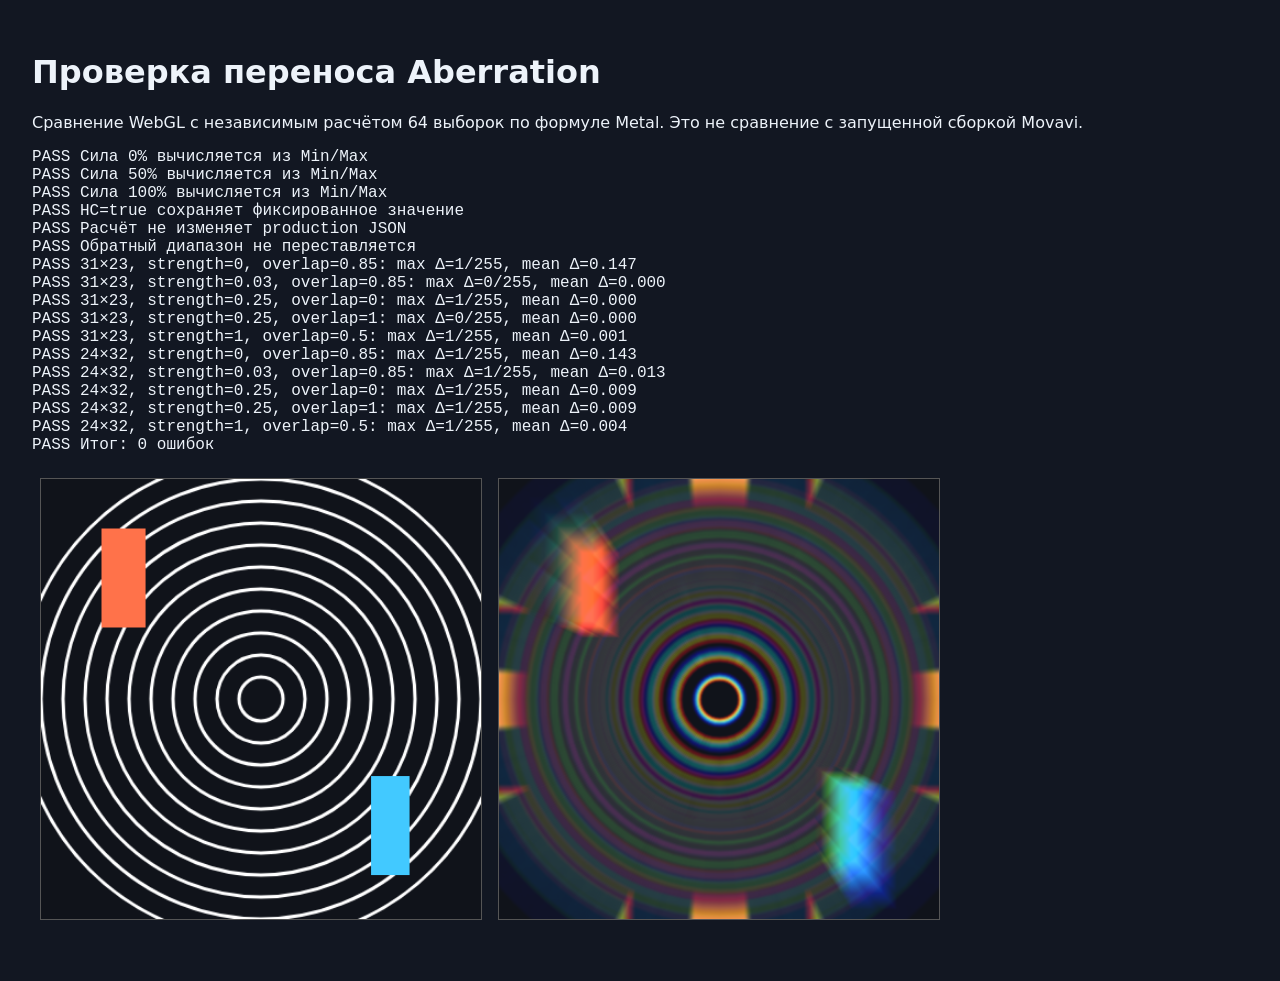
<file: verify.html>
<!doctype html><meta charset="utf-8"><title>Проверка Aberration v0.2.1</title>
<style>body{font:16px system-ui;background:#121722;color:#edf3fa;padding:24px}canvas{max-width:44vw;width:440px;image-rendering:auto;margin:8px;border:1px solid #555}pre{white-space:pre-wrap}.pass{color:#9edbaf}</style>
<h1>Проверка переноса Aberration</h1><p>Сравнение WebGL с независимым расчётом 64 выборок по формуле Metal. Это не сравнение с запущенной сборкой Movavi.</p>
<pre id="log">Проверка…</pre><div id="pictures"></div>
<script src="movavi-render.js"></script><script>
(async()=>{
 const logs=[]; let failures=0;
 function check(ok,text){logs.push((ok?'PASS':'FAIL')+' '+text);if(!ok)failures++;document.querySelector('#log').textContent=logs.join('\n');}
 function sample(data,w,h,u,v,c){
   const px=u*w-.5,py=v*h-.5,x=Math.floor(px),y=Math.floor(py),fx=px-x,fy=py-y;
   const at=(xx,yy)=>data[(Math.min(h-1,Math.max(0,yy))*w+Math.min(w-1,Math.max(0,xx)))*4+c];
   return (at(x,y)*(1-fx)+at(x+1,y)*fx)*(1-fy)+(at(x,y+1)*(1-fx)+at(x+1,y+1)*fx)*fy;
 }
 function reference(data,w,h,strength,overlap){
   const out=new Uint8ClampedArray(data.length);
   for(let y=0;y<h;y++)for(let x=0;x<w;x++){
     const u=x/w,v=y/h;
     for(let c=0;c<3;c++){
       let sum=0;const offset=(c-1)*(1-overlap);
       for(let j=1;j<=64;j++){
         const k=offset+j/64-.5;
         sum+=sample(data,w,h,u-(u-.5)*strength*k,v-(v-.5)*strength*k,c);
       }
       out[(y*w+x)*4+c]=sum/64;
     }
     out[(y*w+x)*4+3]=sample(data,w,h,u,v,3);
   }
   return out;
 }
 const cfg={strength:{intensityMin:0,intensityMax:.03,hardCoded:false,actualValue:.9},overlap:{intensityMin:0,intensityMax:1,hardCoded:true,actualValue:.85},extra:'keep'};
 const original=JSON.stringify(cfg);
 for(const u of [0,.5,1])check(Math.abs(MovaviRender.resolve(cfg,u).strength.actualValue-.03*u)<1e-10,`Сила ${u*100}% вычисляется из Min/Max`);
 check(MovaviRender.resolve(cfg,.1).overlap.actualValue===.85,'HC=true сохраняет фиксированное значение');
 check(JSON.stringify(cfg)===original,'Расчёт не изменяет production JSON');
 check(Math.abs(MovaviRender.parameter({intensityMin:.1,intensityMax:.09,hardCoded:false,actualValue:99},.5)-.095)<1e-10,'Обратный диапазон не переставляется');
 try {
 for(const [w,h] of [[31,23],[24,32]]){
   const src=document.createElement('canvas');src.width=w;src.height=h;
   const ctx=src.getContext('2d'),im=ctx.createImageData(w,h);
   for(let y=0;y<h;y++)for(let x=0;x<w;x++){
     let i=(y*w+x)*4; im.data[i]=(x*23+y*7)%256;im.data[i+1]=(x*3+y*19)%256;im.data[i+2]=((x^y)*29)%256;im.data[i+3]=255;
   }
   ctx.putImageData(im,0,0);
   for(const [strength,overlap] of [[0,.85],[.03,.85],[.25,0],[.25,1],[1,.5]]){
     const out=document.createElement('canvas');out.width=w;out.height=h;
     MovaviRender.aberration(src,out,{strength:{actualValue:strength},overlap:{actualValue:overlap}});
     const actual=out.getContext('2d').getImageData(0,0,w,h).data,expected=reference(im.data,w,h,strength,overlap);
     let max=0,total=0;for(let i=0;i<actual.length;i++){let d=Math.abs(actual[i]-expected[i]);max=Math.max(max,d);total+=d;}
     check(max<=2,`${w}×${h}, strength=${strength}, overlap=${overlap}: max Δ=${max}/255, mean Δ=${(total/actual.length).toFixed(3)}`);
   }
 }
 const src=document.createElement('canvas');src.width=400;src.height=400;let c=src.getContext('2d');c.fillStyle='#10131a';c.fillRect(0,0,400,400);c.strokeStyle='white';c.lineWidth=3;
 for(let r=20;r<240;r+=20){c.beginPath();c.arc(200,200,r,0,Math.PI*2);c.stroke();}
 c.fillStyle='#ff724a';c.fillRect(55,45,40,90);c.fillStyle='#42c9ff';c.fillRect(300,270,35,90);
 const out=document.createElement('canvas');out.width=400;out.height=400;MovaviRender.aberration(src,out,{strength:{actualValue:.18},overlap:{actualValue:.6}});
 document.querySelector('#pictures').append(src,out);
 }catch(e){check(false,e.stack);}
 check(failures===0,`Итог: ${failures} ошибок`);
 document.title=failures?'FAIL — Aberration':'PASS — Aberration';
})();
</script>
</file>
<file: styles.css>
:root {
  color-scheme: dark;
  --bg:#111216;
  --panel:#191b21;
  --panel2:#1f222a;
  --line:#2e323c;
  --line2:#3c414d;
  --text:#f3f4f7;
  --muted:#989eaa;
  --soft:#c6c9d0;
  --accent:#8b7dff;
  --accent2:#b8afff;
  --danger:#ff7b83;
  --warn:#f1c16b;
  --ok:#7bd5a6;
  --shadow:0 18px 50px rgba(0,0,0,.28);
  font-family: Inter, ui-sans-serif, -apple-system, BlinkMacSystemFont, "Segoe UI", sans-serif;
}
*{box-sizing:border-box}
html,body{margin:0;min-height:100%;background:var(--bg);color:var(--text)}
body{min-height:100vh;display:flex;flex-direction:column;overflow-y:auto;overflow-x:hidden}
button,input,select{font:inherit}
button{color:inherit}
.topbar{min-height:66px;height:auto;display:flex;align-items:center;justify-content:space-between;padding:10px 18px;border-bottom:1px solid var(--line);background:#15171c;gap:18px;flex:0 0 auto}
.brand{display:flex;align-items:center;gap:11px;min-width:210px}.brand-mark{width:34px;height:34px;border-radius:9px;background:linear-gradient(145deg,var(--accent),#5f52d9);display:grid;place-items:center;font-weight:800;box-shadow:0 8px 24px rgba(139,125,255,.25)}
.brand-title{font-weight:700;letter-spacing:-.01em}.brand-sub{font-size:11px;color:var(--muted);margin-top:2px}
.toolbar{display:flex;align-items:center;gap:8px;flex-wrap:wrap;justify-content:flex-end}
.btn{border:1px solid var(--line2);background:#262932;padding:8px 12px;border-radius:8px;cursor:pointer;transition:.15s ease;white-space:nowrap}.btn:hover:not(:disabled){background:#303440;border-color:#4b5160}.btn:disabled{opacity:.38;cursor:not-allowed}.btn.primary{background:var(--accent);border-color:var(--accent);color:white;font-weight:650}.btn.primary:hover{background:#9a8eff}.btn.ghost{background:transparent}.btn.small{padding:7px 10px;font-size:12px}.btn.tiny{padding:5px 8px;font-size:11px}
.app-shell{flex:1 0 auto;min-height:0;align-items:start;display:grid;grid-template-columns:minmax(430px,1.38fr) minmax(250px,.58fr) minmax(340px,.84fr);gap:10px;padding:10px}
.panel{min-width:0;height:max(560px,calc(100dvh - 112px));background:var(--panel);border:1px solid var(--line);border-radius:12px;min-height:0;box-shadow:var(--shadow)}
.workspace-panel{display:flex;flex-direction:column;padding:14px}.stack-panel,.parameters-panel{display:flex;flex-direction:column;overflow:hidden}
.panel-head>div{min-width:0}.panel-head{flex-shrink:0;min-height:58px;padding:14px;border-bottom:1px solid var(--line);display:flex;justify-content:space-between;align-items:center;gap:10px}.workspace-panel>.panel-head{padding:0 0 12px;border:0}.eyebrow{font-size:10px;letter-spacing:.14em;color:var(--muted);font-weight:700}.panel-title{font-size:16px;font-weight:680;margin-top:4px;overflow:hidden;text-overflow:ellipsis;white-space:nowrap}.status-row{display:flex;gap:6px;align-items:center;flex-wrap:wrap;justify-content:flex-end}.badge{font-size:10px;padding:4px 7px;border:1px solid var(--line2);border-radius:999px;color:var(--soft);background:#22252d}.badge.ok{border-color:rgba(123,213,166,.4);color:var(--ok);background:rgba(123,213,166,.08)}.badge.warn{border-color:rgba(241,193,107,.4);color:var(--warn);background:rgba(241,193,107,.08)}.badge.muted{color:var(--muted)}
.preset-row{display:grid;grid-template-columns:60px 1fr;gap:10px;align-items:center;margin-bottom:10px}.preset-row label{font-size:12px;color:var(--muted)}select{background:#22252c;color:var(--text);border:1px solid var(--line2);border-radius:8px;padding:8px 10px;outline:none}
.preview-toolbar{display:flex;gap:8px;align-items:center;margin-bottom:10px;flex-wrap:wrap}.compare-tabs{margin-left:auto;display:flex;border:1px solid var(--line2);border-radius:8px;overflow:hidden}.compare-tab{border:0;border-right:1px solid var(--line2);background:#22252c;color:var(--muted);padding:7px 10px;font-size:11px;cursor:pointer}.compare-tab:last-child{border-right:0}.compare-tab.active{background:#343844;color:white}
.preview-stage{position:relative;flex:1 1 0;min-height:160px;border-radius:10px;overflow:hidden;background:#0a0b0e;border:1px solid #24272e;display:grid;place-items:center}.preview-stage canvas{position:absolute;inset:0;width:100%;height:100%;object-fit:contain}.preview-stage.empty canvas,.preview-stage.empty .split-line{display:none}.empty-preview{color:#858b96;text-align:center;display:flex;flex-direction:column;gap:6px;align-items:center}.empty-preview small{font-size:11px;color:#666d78}.empty-icon{font-size:40px;line-height:1;color:#555b66}.split-line{position:absolute;top:0;bottom:0;left:50%;width:1px;background:rgba(255,255,255,.82);pointer-events:none;z-index:5;box-shadow:0 0 0 1px rgba(0,0,0,.2)}.split-line span{position:absolute;width:16px;height:28px;left:-8px;top:50%;transform:translateY(-50%);background:#fff;border-radius:7px;box-shadow:0 3px 10px rgba(0,0,0,.35)}
.split-control{display:grid;grid-template-columns:45px 1fr 36px;align-items:center;gap:8px;padding:8px 2px 0;color:var(--muted);font-size:10px}.split-control input{width:100%;accent-color:var(--accent)}.preview-note{font-size:11px;line-height:1.45;color:#8f95a0;background:#15171c;border:1px solid var(--line);border-radius:8px;padding:8px 10px;margin-top:8px}.preview-note strong{color:var(--warn);font-weight:650}.preview-note code{color:#bbb4ff}
.effect-stack{padding:8px;overflow:auto;flex:1}.empty-stack{display:grid;place-items:center}.empty-stack-message{font-size:12px;color:var(--muted)}.effect-item{display:grid;grid-template-columns:20px 1fr 30px 30px;align-items:center;gap:7px;padding:9px 8px;border:1px solid transparent;border-radius:8px;cursor:pointer;margin-bottom:5px;background:#1e2128}.effect-item:hover{background:#252932}.effect-item.selected{border-color:#665dc1;background:#282a37}.effect-item.dragging{opacity:.45}.drag-handle{color:#6f7580;font-size:15px;cursor:grab;text-align:center}.effect-meta{min-width:0}.effect-name{font-size:12px;font-weight:650;white-space:nowrap;overflow:hidden;text-overflow:ellipsis}.effect-type{font-size:9px;color:var(--muted);margin-top:2px}.icon-btn{height:27px;border:1px solid var(--line2);border-radius:6px;background:#23262e;cursor:pointer;font-size:11px;color:var(--soft);padding:0}.icon-btn.active{background:#47405f;border-color:#7f70d8;color:white}.icon-btn.off{opacity:.45}.stack-help{border-top:1px solid var(--line);padding:9px 12px;font-size:10px;color:#757c87;line-height:1.4}
.params-head{flex:0 0 auto}.param-actions{display:flex;gap:6px}.parameter-editor{padding:10px 12px;overflow:auto;flex:1}.empty-params{display:grid;place-items:center;color:var(--muted);font-size:12px}.parameter-group{margin-bottom:15px}.group-label{font-size:10px;letter-spacing:.09em;color:var(--muted);font-weight:700;margin:6px 0 8px}.param-row{padding:9px 0;border-bottom:1px solid #262930}.param-row:last-child{border-bottom:0}.param-head{display:flex;align-items:center;justify-content:space-between;gap:10px;margin-bottom:6px}.param-name{font-size:12px;font-weight:590}.param-badges{display:flex;gap:5px}.mini-badge{font-size:9px;color:#7f8692;border:1px solid #363a45;border-radius:5px;padding:2px 4px}.mini-badge.hc{color:#c9c2ff;border-color:#514b77}.param-control{display:grid;grid-template-columns:1fr 86px;gap:9px;align-items:center}.param-slider{width:100%;accent-color:var(--accent)}.number-wrap{position:relative}.param-number{width:100%;background:#111318;color:#f1f2f4;border:1px solid #3a3e48;border-radius:7px;padding:6px 8px;text-align:right;font-variant-numeric:tabular-nums;outline:none}.param-number:focus{border-color:#7468dd}.param-sub{display:flex;justify-content:space-between;gap:8px;font-size:9px;color:#6f7580;margin-top:4px}.toggle-row,.select-row,.text-row{display:grid;grid-template-columns:1fr minmax(130px,45%);gap:12px;align-items:center;padding:9px 0;border-bottom:1px solid #262930}.toggle{justify-self:end}.toggle input{accent-color:var(--accent)}.readonly-value{color:#c5c8cf;font-size:11px;text-align:right;word-break:break-word}.warnings{margin:10px 12px 0;padding:8px 10px;border:1px solid rgba(241,193,107,.35);background:rgba(241,193,107,.07);border-radius:8px;color:#e7bd70;font-size:10px;line-height:1.45}.warnings.hidden{display:none}
.footerbar{height:34px;flex:0 0 auto;border-top:1px solid var(--line);background:#15171c;display:flex;align-items:center;justify-content:space-between;padding:0 14px;font-size:10px;color:var(--muted);gap:12px}.footer-right{display:flex;align-items:center;gap:9px}.version{white-space:nowrap}
@media (max-width:1100px){
  .topbar{flex-wrap:wrap}
  .app-shell{grid-template-columns:minmax(0,1fr) 280px;grid-template-rows:auto auto}
  .parameters-panel{grid-column:1/-1;height:auto;min-height:220px}
  .parameters-panel .parameter-editor{overflow:visible}
}
@media (max-width:760px){
  .topbar{padding:10px;align-items:flex-start;flex-direction:column}
  .toolbar{justify-content:flex-start}
  .app-shell{display:flex;flex-direction:column}
  .panel{width:100%}
  .workspace-panel{height:max(600px,calc(100dvh - 180px))}
  .stack-panel,.parameters-panel{height:auto;min-height:180px}
  .effect-stack,.parameter-editor{overflow:visible}
  .footerbar{height:auto;min-height:34px;flex-wrap:wrap;padding:8px 14px}
}

.master-control { display:flex; align-items:center; gap:12px; padding:12px; flex-wrap:wrap; }
.master-control input { flex:1; min-width:100px; }
.effective-controls { padding:0 12px 16px; display:flex; gap:8px; flex-wrap:wrap; }
.effective-controls .param-sub, .effective-value { width:100%; }
.effective-controls input { width:85px; background:#1b2030; color:#eef; border:1px solid #455; border-radius:5px; padding:5px; }
.effective-controls input:disabled { opacity:.45; }
.effective-value { color:#9bd5bf; font-size:12px; }
#renderErrors { color:#ffb3a8; padding:8px; }
.preview-stage { aspect-ratio:auto; }
.preview-toolbar,.master-control,.preset-row,.split-control,.preview-note,#renderErrors { flex-shrink:0; }
#renderErrors:empty { display:none; }

/* Large preview; the document scrolls naturally on short laptop screens. */
.workspace-panel { height:auto; min-height:0; }
.preview-stage { height:800px; min-height:0; flex:0 0 auto; }
.preview-size-controls { display:flex; gap:8px; align-items:center; flex-wrap:wrap; font-size:12px; margin:4px 0 12px; }
.preview-size-controls input { flex:1; min-width:90px; accent-color:var(--accent); }
.preview-stage:fullscreen { width:100vw; height:100vh !important; border:0; border-radius:0; }
.stack-panel,.parameters-panel { position:sticky; top:10px; }
.mini-badge.hc { font-size:11px; white-space:nowrap; }
.param-sub { font-size:11px; line-height:1.45; color:#a1a8b6; }
@media(max-width:1100px) { .stack-panel,.parameters-panel { position:static; } }

.effect-item{grid-template-columns:16px 1fr 21px 21px 24px 24px 24px;gap:4px}.asset-control{padding:10px;border:1px solid #514b77;border-radius:8px;margin-bottom:12px;font-size:12px}.asset-status{overflow-wrap:anywhere;padding-top:8px}.layer-import-dialog{max-width:520px;background:#191b21;color:#fff;border:1px solid #555;border-radius:12px;padding:24px}.layer-import-dialog label{display:block;margin:12px 0}.layer-import-dialog select{width:100%}
.remove-layer{color:#e5a3a3}.remove-layer:hover{background:#563438;border-color:#b56872}#undoRemoveLayerBtn[hidden]{display:none}

.bloom-experiment{background:#232234;line-height:1.5}.bloom-experiment p{font-size:11px;color:#b8b9cc}.rework-control{display:grid;grid-template-columns:1fr 100px 35px;gap:7px;align-items:center;margin:10px 0}.rework-control input{width:100%;accent-color:#a697ff}

.bloom-tabs{display:flex;gap:8px}.rework-control{grid-template-columns:1fr 85px 62px}.rework-number{width:62px;background:#151722;color:white;border:1px solid #515465;padding:5px;border-radius:5px}

.media-library{display:grid;grid-template-columns:auto auto minmax(0,1fr) auto auto;gap:8px;align-items:center;margin:0 0 12px;flex-shrink:0;font-size:12px}
.media-library[hidden]{display:none}
.media-library select{min-width:0;width:100%;text-overflow:ellipsis}
.media-library output{white-space:nowrap;color:var(--muted)}
@media(max-width:760px){.media-library>label{grid-column:1/-1}.media-library{grid-template-columns:auto minmax(0,1fr) auto auto}}

.video-export-dialog{width:min(600px,calc(100vw - 32px));max-height:90dvh;overflow:auto;background:var(--panel);color:var(--text);border:1px solid var(--line2);border-radius:16px;padding:24px;box-shadow:var(--shadow)}
.video-export-dialog::backdrop{background:rgba(0,0,0,.75)}
.video-export-dialog h2{margin:0 0 12px;font-size:22px}.video-export-dialog p{line-height:1.5}
#videoExportDetails{color:var(--soft);overflow-wrap:anywhere;font-size:13px}
#videoExportOptions{border:0;padding:0;margin:20px 0;display:grid;gap:12px;font-size:14px}
#videoExportOptions select{width:100%}.export-check{display:flex;align-items:center;gap:8px}.export-check input{accent-color:var(--accent)}
.export-hint{font-size:12px;color:var(--muted)}.export-filename{font-size:12px;overflow-wrap:anywhere;color:var(--accent2)}
#videoExportProgress{width:100%;accent-color:var(--accent);height:12px}#videoExportProgress[hidden]{display:none}
#videoExportStatus{font-size:13px;overflow-wrap:anywhere;color:var(--soft);min-height:20px}
.export-actions{display:flex;justify-content:flex-end;gap:10px;margin-top:22px}#videoExportResult a{display:inline-block;text-decoration:none;font-size:13px}

/* Movavi Mobile: Figma Main Library, Product colors/MovaviApp, node 2047:6260. */
@font-face{font-family:Aeroport;src:url('assets/fonts/Aeroport-Regular.otf') format('opentype');font-style:normal;font-weight:400;font-display:swap}
@font-face{font-family:Aeroport;src:url('assets/fonts/Aeroport-Bold.otf') format('opentype');font-style:normal;font-weight:600 900;font-display:swap}
:root{--bg:#101010;--panel:#1a1a1a;--panel2:#232323;--line:#303030;--line2:#444;--text:#fff;--muted:#a3a3a3;--soft:#d4d4d4;--accent:#89fe00;--accent2:#b3ff59;--ok:#89fe00;font-family:Aeroport,-apple-system,BlinkMacSystemFont,"Segoe UI",sans-serif}
[hidden]{display:none!important}
.topbar{background:#141414;padding:14px 20px}.brand{min-width:235px;gap:12px}.brand-mark{width:44px;height:44px;min-width:44px;background:none;border-radius:0;box-shadow:none;overflow:hidden}
.brand-mark img{display:block;transform:scale(.1896551724);transform-origin:top left}
.brand-title{font-size:18px;letter-spacing:-.02em}.brand-sub{color:#a3a3a3;font-size:12px}
.btn{background:#252525;border-color:#444}.btn:hover:not(:disabled){background:#303030;border-color:#777}.btn.primary{background:var(--accent);border-color:var(--accent);color:#1a1a1a}.btn.primary:hover:not(:disabled){background:#a4ff38;border-color:#a4ff38}
button:focus-visible,summary:focus-visible,select:focus-visible,input:focus-visible{outline:2px solid var(--accent);outline-offset:3px}
.toolbar-menu{position:relative}.toolbar-menu summary{list-style:none;cursor:pointer}.toolbar-menu-content{position:absolute;right:0;top:42px;min-width:250px;padding:10px;display:grid;gap:8px;background:#232323;border:1px solid #444;border-radius:12px;z-index:30;box-shadow:var(--shadow)}
.toolbar-menu-content .btn{text-align:left}.fallback-file-label{display:block}
.preset-row{grid-template-columns:54px minmax(80px,1fr) auto}.catalog-row{display:flex;padding:12px 12px 6px;gap:8px}.catalog-row select{width:100%;min-width:0}.catalog-row .btn{flex-shrink:0}.catalog-hint{padding:0 14px 10px;font-size:12px;color:var(--muted);line-height:1.4}
.sr-only{position:absolute;width:1px;height:1px;overflow:hidden;clip:rect(0,0,0,0);white-space:nowrap}
.effect-item{grid-template-columns:18px minmax(65px,1fr) repeat(5,26px);gap:4px;background:#222}.effect-item.selected{background:#26311e;border-color:#89fe00}.effect-item:hover{background:#2a2a2a}.effect-type{font-size:10px}.icon-btn.active{background:#32431d;border-color:#89fe00;color:#fff}.icon-btn{background:#292929;border-color:#444}
.stack-panel{min-width:325px}.app-shell{grid-template-columns:minmax(380px,1.3fr) minmax(325px,.9fr) minmax(310px,1fr);gap:14px;padding:14px}
.preview-stage{height:520px}.preview-note{background:#151515}.preview-note strong{color:var(--accent)}.panel{box-shadow:none}.master-control{padding:8px 0 12px}.mini-badge.hc{border-color:#567c30;color:#c9f59c}.param-number:focus{border-color:#89fe00}.param-slider,.master-control input{accent-color:var(--accent)}
.builder-dialog{color:var(--text);background:#1a1a1a;border:1px solid #444;border-radius:18px;padding:24px;width:min(480px,calc(100vw - 24px))}.builder-dialog::backdrop{background:#000a}.builder-dialog h2{margin:0 0 20px}.builder-dialog form{display:grid;gap:16px}.builder-dialog label{display:grid;gap:8px;font-size:13px;color:#c9c9c9}.builder-dialog input{background:#101010;border:1px solid #555;border-radius:8px;padding:10px;color:#fff}.dialog-actions{display:flex;justify-content:flex-end;gap:8px}.form-error{margin:0;color:#ff8d92;font-size:13px}.form-error:empty{display:none}
@media(max-width:1150px){.app-shell{grid-template-columns:minmax(0,1fr) minmax(325px,.8fr)}.parameters-panel{grid-column:1/-1}.parameters-panel .parameter-editor{overflow:auto}.stack-panel{min-width:0}}
@media(max-width:760px){.app-shell{display:flex;padding:10px}.topbar{padding:12px}.toolbar{gap:6px}.toolbar>.btn{font-size:12px}.toolbar-menu-content{right:auto;left:0}.stack-panel,.parameters-panel{position:static}.preview-stage{height:400px}.effect-item{grid-template-columns:18px minmax(65px,1fr) repeat(5,28px)}.footerbar{font-size:11px}.brand-title{font-size:17px}}
.update-notice{padding:10px 20px;background:#26311e;color:#d7ffab;border-bottom:1px solid #567c30;display:flex;gap:12px;align-items:center;justify-content:space-between;font-size:13px}
.layer-clipboard{display:flex;align-items:center;gap:8px;padding:8px 12px;border-bottom:1px solid var(--line)}.layer-clipboard span{font-size:11px;color:var(--muted)}.effect-item{user-select:none}.effect-item.selected{outline:1px solid var(--accent)}
</file>
